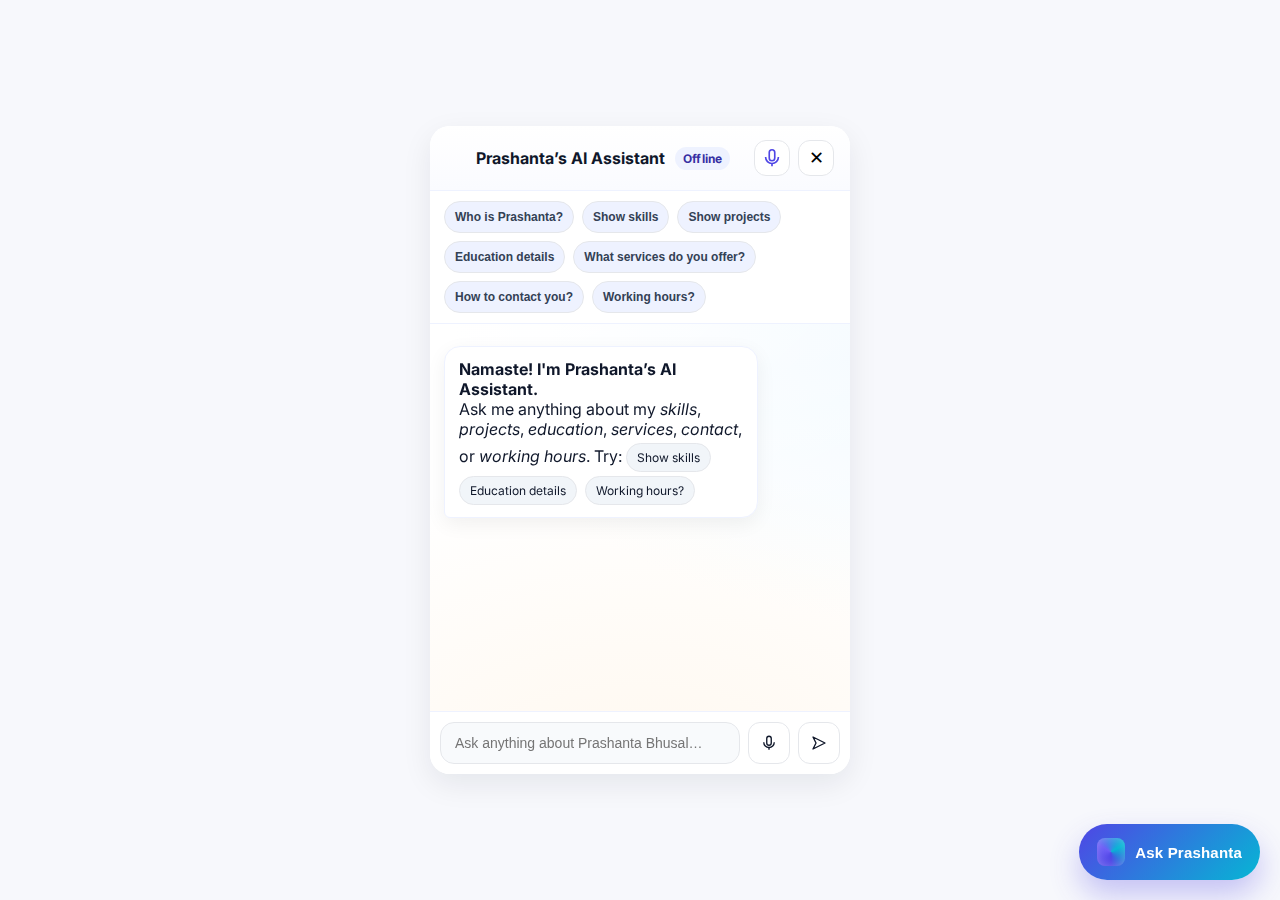
<file: aibot.html>
<!DOCTYPE html>
<html lang="en">
<head>
<meta charset="UTF-8" />
<meta name="viewport" content="width=device-width, initial-scale=1.0"/>
<title>Mister Bhusal – AI Assistant</title>
<link href="https://fonts.googleapis.com/css2?family=Inter:wght@400;600;700&display=swap" rel="stylesheet">
<style>
  :root{
    --bg:#f7f8fc;
    --card:#ffffff;
    --muted:#6b7280;
    --primary:#4f46e5;
    --primary-2:#6d5ef6;
    --accent:#06b6d4;
    --shadow:0 10px 30px rgba(15, 23, 42, 0.08);
    --ring:0 0 0 3px rgba(79,70,229,.15);
  }
  *{box-sizing:border-box}
  body{margin:0;background:var(--bg);font-family:'Inter',system-ui,Segoe UI,Roboto,Helvetica,Arial,sans-serif;color:#0f172a}

  /* Floating button */
  .ai-fab{
    position:fixed;right:20px;bottom:20px;z-index:9999;
    display:flex;align-items:center;gap:10px;
    border:none;cursor:pointer;padding:14px 18px;border-radius:999px;
    color:#fff;font-weight:700;font-size:15px;letter-spacing:.2px;
    background:linear-gradient(135deg,var(--primary),var(--accent));
    box-shadow:0 15px 30px rgba(79,70,229,.3);
    transition:transform .2s ease, box-shadow .2s ease;
  }
  .ai-fab:hover{ transform:translateY(-2px); box-shadow:0 20px 40px rgba(79,70,229,.35); }
  .ai-fab .logo{
    width:28px;height:28px;border-radius:8px;
    background:conic-gradient(from 180deg at 50% 50%, var(--primary), var(--primary-2), var(--accent), var(--primary));
    box-shadow:inset 0 0 10px rgba(255,255,255,.25);
  }

  /* Modal */
  .ai-overlay{ display:none; position:fixed; inset:0; background:rgba(15,23,42,.28); backdrop-filter: blur(6px); z-index:9998; }
  .ai-modal{
    position:fixed; inset:auto; left:50%; top:50%; transform:translate(-50%, -50%);
    width:420px; max-width:92vw; height:72vh; max-height:90vh;
    background:var(--card); border-radius:20px; box-shadow:var(--shadow);
    display:flex; flex-direction:column; overflow:hidden; z-index:10000;
  }

  /* Header */
  .ai-header{
    position:relative;
    padding:14px 16px;
    background:linear-gradient(180deg,#ffffff 0%, #fafbff 100%);
    border-bottom:1px solid #eef2ff; display:flex;align-items:center;justify-content:space-between;
    cursor:grab;
  }
  .ai-title{display:flex;align-items:center;gap:10px;font-weight:700}
  .ai-title .badge{
    font-size:12px;padding:4px 8px;border-radius:999px;
    background:#eef2ff;color:#3730a3;font-weight:700;letter-spacing:.2px;
  }
  .ai-actions{display:flex;align-items:center;gap:8px}
  .ai-icon-btn{
    width:36px;height:36px;border-radius:12px;border:1px solid #e5e7eb;background:#fff;
    display:grid;place-items:center;cursor:pointer;transition:transform .15s ease, box-shadow .15s ease, border .15s ease;
  }
  .ai-icon-btn:hover{ transform:translateY(-1px); box-shadow:var(--ring); }
  .ai-close{font-size:18px;line-height:0}

  /* Body */
  .ai-suggestions{
    display:flex; flex-wrap:wrap; gap:8px; padding:10px 14px; border-bottom:1px solid #eef2ff; background:#fff;
  }
  .chip{
    font-size:12px; font-weight:600; color:#334155; background:#eef2ff;
    border:1px solid #e5e7eb; padding:8px 10px; border-radius:999px; cursor:pointer;
    transition:all .15s ease;
  }
  .chip:hover{ background:#e0e7ff; transform:translateY(-1px); }

  .ai-chat{ flex:1; padding:14px; overflow:auto; background:
    radial-gradient(1200px 600px at -10% -20%, #ffffff 0%, rgba(255,255,255,0) 60%),
    radial-gradient(800px 500px at 120% 0%, #f0f9ff 0%, rgba(255,255,255,0) 60%),
    radial-gradient(900px 600px at 50% 130%, #fff7ed 0%, rgba(255,255,255,0) 60%); }
  .msg{ max-width:80%; padding:12px 14px; border-radius:16px; margin:8px 0; position:relative;
        box-shadow:0 6px 20px rgba(2,6,23,.06); animation:slideIn .18s ease both; }
  .user{ margin-left:auto; background:linear-gradient(135deg,#4f46e5,#06b6d4); color:#fff; border-bottom-right-radius:6px; }
  .bot{  margin-right:auto; background:#fff; border:1px solid #eef2ff; color:#0f172a; border-bottom-left-radius:6px;}
  @keyframes slideIn{ from{transform:translateY(6px);opacity:.0} to{transform:translateY(0);opacity:1} }

  .typing{display:flex;align-items:center;gap:6px;margin:8px 0;color:#475569}
  .dot{width:8px;height:8px;border-radius:50%;background:#a5b4fc;animation:bounce 1.2s infinite}
  .dot:nth-child(2){animation-delay:.15s}.dot:nth-child(3){animation-delay:.3s}
  @keyframes bounce{0%,80%,100%{transform:scale(0)}40%{transform:scale(1)}}

  /* Cards */
  .card{
    background:#ffffff; border:1px solid #eef2ff; border-radius:16px; padding:12px; margin-top:8px;
    box-shadow:var(--shadow); transition:transform .2s ease;
  }
  .card:hover{ transform:translateY(-2px) }
  .grid{ display:grid; gap:10px }
  .grid.cols-2{ grid-template-columns:1fr 1fr }
  .grid.cols-3{ grid-template-columns:repeat(3,1fr) }
  .tag{ font-size:12px; padding:6px 10px; border-radius:999px; background:#f1f5f9; border:1px solid #e5e7eb; display:inline-block; margin:4px 4px 0 0 }

  /* Footer / input */
  .ai-input{
    display:flex;align-items:center;gap:8px;padding:10px;border-top:1px solid #eef2ff;background:#fff;
  }
  .textfield{
    flex:1; background:#f8fafc; border:1px solid #e5e7eb; padding:12px 14px;border-radius:14px; outline:none;
    font-size:14px; transition:border .15s ease, box-shadow .15s ease;
  }
  .textfield:focus{ border-color:#c7d2fe; box-shadow:var(--ring); }
  .send, .mic{
    width:42px;height:42px;border-radius:12px;border:1px solid #e5e7eb;background:#fff;display:grid;place-items:center;cursor:pointer;
    transition:transform .15s ease, box-shadow .15s ease, border .15s ease;
  }
  .send:hover, .mic:hover{ transform:translateY(-1px); box-shadow:var(--ring) }
  .send svg, .mic svg{ width:18px;height:18px }

  /* Mobile tweaks */
  @media (max-width:520px){
    .ai-modal{ height:80vh }
    .msg{ max-width:90% }
  }
</style>
</head>
<body>

<!-- Floating AI button -->
<button class="ai-fab" id="aiFab">
  <span class="logo"></span>
  Ask Prashanta
</button>

<!-- Overlay + Modal -->
<div class="ai-overlay" id="aiOverlay"></div>
<div class="ai-modal" id="aiModal" role="dialog" aria-label="AI Assistant">
  <div class="ai-header" id="dragHandle">
    <div class="ai-title">
      <span class="logo" style="width:20px;height:20px;border-radius:6px"></span>
      <span>Prashanta’s AI Assistant</span>
      <span class="badge">Offline</span>
    </div>
    <div class="ai-actions">
      <button class="ai-icon-btn" id="voiceToggle" title="Toggle Voice"><svg viewBox="0 0 24 24" fill="none"><path d="M12 3a3 3 0 0 0-3 3v6a3 3 0 1 0 6 0V6a3 3 0 0 0-3-3Z" stroke="#4f46e5" stroke-width="1.8"/><path d="M19 11a7 7 0 1 1-14 0" stroke="#4f46e5" stroke-width="1.8"/><path d="M12 18v3" stroke="#4f46e5" stroke-width="1.8"/></svg></button>
      <button class="ai-icon-btn ai-close" id="aiClose" title="Close">✕</button>
    </div>
  </div>

  <div class="ai-suggestions" id="suggestions"></div>

  <div class="ai-chat" id="chat"></div>

  <div class="ai-input">
    <input class="textfield" id="input" placeholder="Ask anything about Prashanta Bhusal…" />
    <button class="mic" id="micBtn" title="Voice input">
      <svg viewBox="0 0 24 24" fill="none"><path d="M12 3a3 3 0 0 0-3 3v6a3 3 0 1 0 6 0V6a3 3 0 0 0-3-3Z" stroke="#0f172a" stroke-width="1.8"/><path d="M19 11a7 7 0 1 1-14 0" stroke="#0f172a" stroke-width="1.8"/><path d="M12 18v3" stroke="#0f172a" stroke-width="1.8"/></svg>
    </button>
    <button class="send" id="sendBtn" title="Send">
      <svg viewBox="0 0 24 24" fill="none"><path d="m4 4 16 8-16 8 4-8-4-8z" stroke="#0f172a" stroke-width="1.8" stroke-linejoin="round"/></svg>
    </button>
  </div>
</div>

<script>
/* ---------- UI wiring ---------- */
const fab = document.getElementById('aiFab');
const overlay = document.getElementById('aiOverlay');
const modal = document.getElementById('aiModal');
const closeBtn = document.getElementById('aiClose');
const chat = document.getElementById('chat');
const input = document.getElementById('input');
const sendBtn = document.getElementById('sendBtn');
const micBtn = document.getElementById('micBtn');
const voiceToggle = document.getElementById('voiceToggle');
const suggestionsWrap = document.getElementById('suggestions');

const openModal = () => { overlay.style.display='block'; modal.style.display='flex'; input.focus(); };
const closeModal = () => { overlay.style.display='none'; modal.style.display='none'; };
fab.onclick = openModal; overlay.onclick = closeModal; closeBtn.onclick = closeModal;

/* Drag support */
(() => {
  const handle = document.getElementById('dragHandle');
  let isDrag=false, sx=0, sy=0, ox=0, oy=0;
  handle.addEventListener('mousedown', (e)=>{ isDrag=true; sx=e.clientX; sy=e.clientY; const r=modal.getBoundingClientRect(); ox=r.left; oy=r.top; handle.style.cursor='grabbing'; });
  document.addEventListener('mousemove', (e)=>{ if(!isDrag) return; const dx=e.clientX-sx, dy=e.clientY-sy; modal.style.left=(ox+dx)+'px'; modal.style.top=(oy+dy)+'px'; modal.style.transform='translate(0,0)'; modal.style.right='auto'; modal.style.bottom='auto'; });
  document.addEventListener('mouseup', ()=>{ isDrag=false; handle.style.cursor='grab'; });
})();

/* ---------- Knowledge Base ---------- */
const KB = {
  about: [
    "Hello! I'm Prashanta Bhusal, a passionate and innovative developer dedicated to crafting modern digital experiences.",
    "I specialize in web design, graphics, and AI-based solutions.",
    "I love clean code and creative visuals, bringing ideas to life with precision and flair.",
    "Active member of Hack Club Butwal — learning, contributing, and growing with a vibrant tech community.",
    "I build modern and impactful digital experiences."
  ],
  education: [
    "Hansapur Public English Boarding School — Nursery to Grade 8 (2070 BS – 2080 BS).",
    "Active in AI & IT; Class Captain (Grade 7 & 8); Completed Grade 8 with Best Result.",
    "Kalika Manavgyan Secondary School — Grade 9–10, specialization: Computer Engineering.",
    "Learning DBMS, Web Development, AI basics.",
    "Treasurer of Hack Club Butwal; Participated in Tech Fairs."
  ],
  projects: [
    { title:"Logo Designs", desc:"Clean, memorable brand marks and visual identity packs." },
    { title:"Marketing Banners", desc:"High-converting banner sets for campaigns and social." },
    { title:"Presentations", desc:"Professional, story-driven presentations for education/business." },
    { title:"Business Cards", desc:"Minimal and premium visiting cards with print-ready files." },
    { title:"Flyers", desc:"Eye-catching promo flyers for events and brands." },
    { title:"Certificates", desc:"Elegant certificates with proper layout and typography." },
  ],
  skills: {
    "Graphic Designing":[
      "Visual communication, composition, and clarity.",
      "Tools: Canva, Photoshop, Figma, Adobe Illustrator.",
      "Branding & Logo Design, Color Theory"
    ],
    "Web Development":[
      "Modern, responsive websites with clean code.",
      "HTML5 & CSS3, JavaScript (ES6+), Git & GitHub, Responsive Design"
    ],
    "Presentation Making":[
      "Education & business presentations.",
      "Microsoft PowerPoint, Google Slides, Canva, Slide Design Principles, Data Visualization"
    ],
    "AI & Automation":[
      "Leverage AI tools & automation for productivity.",
      "ChatGPT & GPT APIs (concepts), Data Analysis"
    ],
    "Programming":[
      "Problem solving & building apps.",
      "JavaScript, OOP, Data Structures & Algorithms, Version Control (Git), Debugging & Testing"
    ],
    "Communication & Teamwork":[
      "Interpersonal collaboration skills.",
      "Active Listening, Presentation Skills, Conflict Resolution, Collaboration Tools, Remote Team Coordination"
    ]
  },
  services: [
    "Web Design & Development",
    "Graphics & Branding (Logos, Banners, Flyers, Cards, Certificates)",
    "Presentation Design",
    "AI-Automation Consulting",
    "Front-end Prototyping (Figma → Code)"
  ],
  contact: {
    email: "www.prashantabhusal@gmail.com",
    phone: "+977 9766654639",
    location: "Malarani-07, Arghakhanchi, Nepal",
    linkedin: "linkedin.com/in/prashantabhusal",
    website: "misterbhusal.vercel.app",
    hours: [
      "Mon–Fri: 4:00 AM – 7:00 AM & 8:00 PM – 10:00 PM",
      "Sat: 10:00 AM – 3:00 PM",
      "Sun: Closed"
    ]
  }
};

/* Flattened corpus for fuzzy search */
const CORPUS = [
  ...KB.about,
  ...KB.education,
  ...KB.projects.map(p => `${p.title}: ${p.desc}`),
  ...Object.entries(KB.skills).flatMap(([k, arr])=>[k, ...arr]),
  ...KB.services,
  `Email: ${KB.contact.email}`,
  `Phone: ${KB.contact.phone}`,
  `LinkedIn: ${KB.contact.linkedin}`,
  `Location: ${KB.contact.location}`,
  `Website: ${KB.contact.website}`,
  ...KB.contact.hours.map(h=>`Hours: ${h}`)
];

/* ---------- Suggestion Chips ---------- */
const baseSuggestions = [
  "Who is Prashanta?",
  "Show skills",
  "Show projects",
  "Education details",
  "What services do you offer?",
  "How to contact you?",
  "Working hours?"
];
function renderSuggestions(list=baseSuggestions){
  suggestionsWrap.innerHTML='';
  list.forEach(txt=>{
    const chip=document.createElement('button');
    chip.className='chip';
    chip.innerText=txt;
    chip.onclick=()=>sendUser(txt);
    suggestionsWrap.appendChild(chip);
  });
}
renderSuggestions();

/* ---------- Chat Helpers ---------- */
function addMsg(text, who='bot', asHTML=false){
  const div=document.createElement('div');
  div.className=`msg ${who}`;
  if(asHTML) div.innerHTML=text; else div.textContent=text;
  chat.appendChild(div);
  chat.scrollTop = chat.scrollHeight;
}
function addTyping(){
  const row=document.createElement('div');
  row.className='typing';
  row.innerHTML='<div class="dot"></div><div class="dot"></div><div class="dot"></div>';
  chat.appendChild(row);
  chat.scrollTop = chat.scrollHeight;
  return ()=>row.remove();
}

/* ---------- Intent Detection & Answer Builders ---------- */
const kw = (s, arr)=>arr.some(k=>s.includes(k));
function htmlList(items){ return `<div class="grid">${items.map(i=>`<div class="card">${i}</div>`).join('')}</div>`; }
function htmlTags(items){ return items.map(i=>`<span class="tag">${i}</span>`).join(''); }

function answerAbout(){
  return `<div class="card"><strong>About Prashanta</strong><div style="margin-top:6px;color:#374151">
    ${KB.about.map(p=>`<p style="margin:6px 0">${p}</p>`).join('')}
  </div></div>`;
}
function answerSkills(){
  const sections = Object.entries(KB.skills).map(([title, lines])=>`
    <div class="card">
      <strong>${title}</strong>
      <div style="margin-top:6px;color:#374151">
        ${lines.map(l=>`<p style="margin:6px 0">${l}</p>`).join('')}
      </div>
    </div>
  `);
  return `<div class="grid">${sections.join('')}</div>`;
}
function answerProjects(){
  const cards = KB.projects.map(p=>`
    <div class="card">
      <strong>${p.title}</strong>
      <p style="margin:6px 0;color:#374151">${p.desc}</p>
    </div>
  `);
  return `<div class="grid">${cards.join('')}</div>`;
}
function answerEducation(){
  return `<div class="card"><strong>Education</strong>
    <div style="margin-top:6px;color:#374151">
      ${KB.education.map(e=>`<p style="margin:6px 0">${e}</p>`).join('')}
    </div>
  </div>`;
}
function answerServices(){
  return `<div class="card"><strong>Services</strong><div style="margin-top:8px">${htmlTags(KB.services)}</div></div>`;
}
function answerContact(){
  const c = KB.contact;
  return `<div class="grid">
    <div class="card"><strong>Contact</strong>
      <p style="margin:6px 0">Email: <a href="mailto:${c.email}">${c.email}</a></p>
      <p style="margin:6px 0">Phone: <a href="tel:${c.phone}">${c.phone}</a></p>
      <p style="margin:6px 0">LinkedIn: <a href="https://${c.linkedin}" target="_blank">${c.linkedin}</a></p>
      <p style="margin:6px 0">Website: <a href="https://${c.website}" target="_blank">${c.website}</a></p>
      <p style="margin:6px 0">Location: ${c.location}</p>
    </div>
    <div class="card"><strong>Working Hours</strong>
      <div style="margin-top:6px;color:#374151">
        ${c.hours.map(h=>`<p style="margin:6px 0">${h}</p>`).join('')}
      </div>
    </div>
  </div>`;
}

/* Fuzzy: token overlap */
function sim(a,b){
  const ta = a.toLowerCase().replace(/[^a-z0-9\s]/g,' ').split(/\s+/).filter(Boolean);
  const tb = b.toLowerCase().replace(/[^a-z0-9\s]/g,' ').split(/\s+/).filter(Boolean);
  const setA = new Set(ta), setB = new Set(tb);
  let inter = 0; setA.forEach(t=>{ if(setB.has(t)) inter++; });
  const jacc = inter / Math.max(1, setA.size + setB.size - inter);
  return jacc;
}
function bestCorpus(q){
  let best = {s:'',score:0};
  CORPUS.forEach(s=>{
    const score = sim(q, s);
    if(score>best.score) best={s,score};
  });
  return best.score>=0.18 ? best.s : null;
}

function route(q){
  const s = q.toLowerCase();
  if(kw(s, ['who are you','who is prashanta','about','bio','yourself'])) return {html:answerAbout()};
  if(kw(s, ['skill','skills','stack','tech','tools'])) return {html:answerSkills()};
  if(kw(s, ['project','work','portfolio','examples'])) return {html:answerProjects()};
  if(kw(s, ['educat','school','grade','study'])) return {html:answerEducation()};
  if(kw(s, ['service','offer','what do you do','can you do'])) return {html:answerServices()};
  if(kw(s, ['contact','email','phone','linkedin','website','location','address','hours','time','schedule'])) return {html:answerContact()};

  // Fallback to best matching sentence from your data
  const hit = bestCorpus(s);
  if(hit) return {html:`<div class="card">${hit}</div>`};

  return {html:`<div class="card">I can answer anything about Prashanta’s <strong>About, Skills, Projects, Education, Services, Contact,</strong> and <strong>Working Hours</strong>. Try: <em>“Show skills”, “Education details”, “Working hours?”</em></div>`};
}

/* ---------- Voice (TTS & STT) ---------- */
let voiceEnabled = true;
voiceToggle.onclick = ()=>{ voiceEnabled = !voiceEnabled; voiceToggle.style.boxShadow = voiceEnabled ? 'var(--ring)' : 'none'; };

function pickVoice(preferred){
  const list = window.speechSynthesis.getVoices();
  if(!list.length) return null;
  // Prefer high-quality English, then Nepali if Devanagari present
  const prefer = preferred || ['Google UK English Female','Google US English','Microsoft Aria Online (Natural) - English (United States)'];
  for(const p of prefer){
    const v = list.find(v=>v.name.includes(p));
    if(v) return v;
  }
  // Fallback to any en or ne voice
  return list.find(v=>/en-|ne-/.test(v.lang)) || list[0];
}

function speak(text){
  if(!voiceEnabled || !('speechSynthesis' in window)) return;
  const clean = text.replace(/<[^>]+>/g,' ');
  const chunks = clean.split(/(?<=[\.\?\!])\s+/g).filter(Boolean); // natural pacing
  let i=0;
  const speakNext = ()=>{
    if(i>=chunks.length) return;
    const u = new SpeechSynthesisUtterance(chunks[i]);
    const hasDevanagari = /[अ-ह]/.test(chunks[i]);
    u.voice = pickVoice(hasDevanagari ? [] : undefined);
    u.lang = hasDevanagari ? 'ne-NP' : 'en-US';
    u.rate = hasDevanagari ? 0.95 : 0.98;
    u.pitch = 1.05;
    u.volume = 1.0;
    u.onend = ()=>{ i++; speakNext(); };
    window.speechSynthesis.speak(u);
  };
  // Ensure voices loaded
  if(!window.speechSynthesis.getVoices().length){
    window.speechSynthesis.onvoiceschanged = ()=>speakNext();
  } else speakNext();
}

/* Speech-to-text (Chrome-based) */
let recognizer = null;
if('webkitSpeechRecognition' in window){
  recognizer = new webkitSpeechRecognition();
  recognizer.lang = 'ne-NP,en-US';
  recognizer.interimResults = false;
  micBtn.onclick = ()=> recognizer.start();
  recognizer.onresult = (e)=> sendUser(e.results[0][0].transcript);
} else {
  micBtn.onclick = ()=> alert('Voice input not supported in this browser.');
}

/* ---------- Send & Flow ---------- */
function sendUser(text){
  if(!text) return;
  addMsg(text, 'user');
  input.value = '';
  const stopTyping = addTyping();
  setTimeout(()=>{
    stopTyping();
    const {html} = route(text);
    addMsg(html, 'bot', true);
    speak(html);
    // Contextual suggestions
    if(/skill/i.test(text)) renderSuggestions(["Show projects","Education details","What services do you offer?","How to contact you?"]);
    else if(/project|work/i.test(text)) renderSuggestions(["Show skills","Education details","Working hours?","Contact info"]);
    else if(/educat|school/i.test(text)) renderSuggestions(["Show skills","Show projects","Contact info","Working hours?"]);
    else if(/service|offer/i.test(text)) renderSuggestions(["Show projects","Show skills","Contact info"]);
    else if(/contact|email|phone|linkedin|hours|time|schedule/i.test(text)) renderSuggestions(["Working hours?","Show services","Show projects"]);
    else renderSuggestions();
  }, 500);
}

sendBtn.onclick = ()=> sendUser(input.value.trim());
input.addEventListener('keydown', (e)=>{ if(e.key==='Enter') sendUser(input.value.trim()); });

/* ---------- Welcome Message ---------- */
setTimeout(()=>{
  addMsg(`<div><strong>Namaste! I'm Prashanta’s AI Assistant.</strong><br/>
  Ask me anything about my <em>skills</em>, <em>projects</em>, <em>education</em>, <em>services</em>, <em>contact</em>, or <em>working hours</em>.
  Try: <span class="tag">Show skills</span> <span class="tag">Education details</span> <span class="tag">Working hours?</span></div>`, 'bot', true);
  speak("Namaste! I'm Prashanta’s AI Assistant. Ask me anything about skills, projects, education, services, contact, or working hours.");
}, 300);
</script>
</body>
</html>
</file>
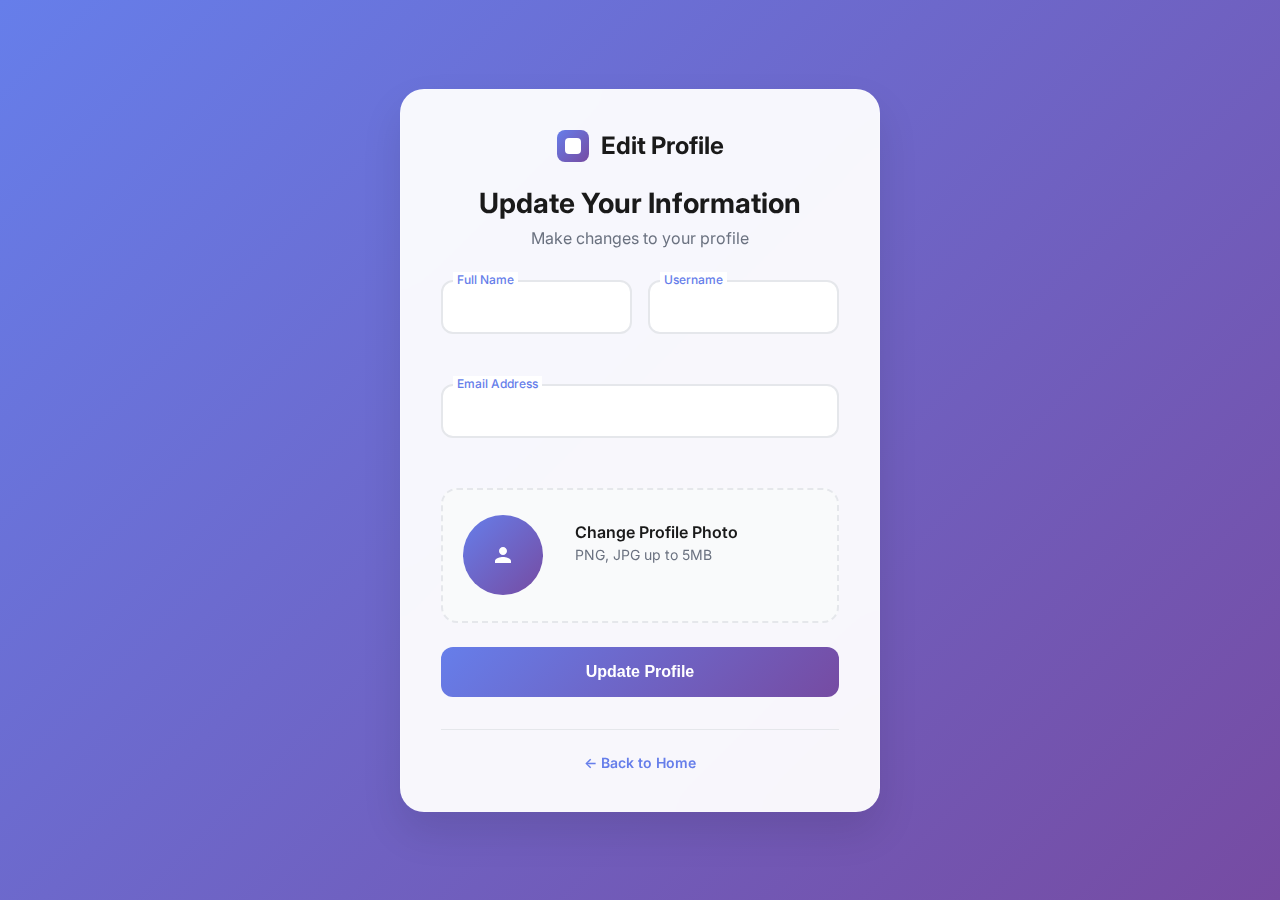
<file: edit-profile.html>
<!DOCTYPE html>
<html lang="en">
<head>
    <meta charset="UTF-8">
    <meta name="viewport" content="width=device-width, initial-scale=1.0">
    <title>Edit Profile - Mr. Bhusal</title>
    <link rel="stylesheet" href="auth-styles.css">
     <link rel="icon" href="/logopb.png" type="image/png" />
    <link href="https://fonts.googleapis.com/css2?family=Inter:wght@300;400;500;600;700&display=swap" rel="stylesheet">
</head>
<body>
    <div class="auth-container">
        <div class="auth-card">
            <div class="auth-header">
                <div class="logo">
                    <div class="logo-icon"></div>
                    <span>Edit Profile</span>
                </div>
                <h1>Update Your Information</h1>
                <p>Make changes to your profile</p>
            </div>

            <form id="editProfileForm" class="auth-form">
                <div class="form-row">
                    <div class="form-group">
                        <input type="text" id="editFullName" required>
                        <label for="editFullName">Full Name</label>
                        <div class="form-error" id="editFullNameError"></div>
                    </div>
                    <div class="form-group">
                        <input type="text" id="editUsername" required>
                        <label for="editUsername">Username</label>
                        <div class="form-error" id="editUsernameError"></div>
                    </div>
                </div>

                <div class="form-group">
                    <input type="email" id="editEmail" required>
                    <label for="editEmail">Email Address</label>
                    <div class="form-error" id="editEmailError"></div>
                </div>

                <div class="avatar-upload">
                    <div class="avatar-preview" id="editAvatarPreview">
                        <div class="avatar-placeholder">
                            <svg width="24" height="24" viewBox="0 0 24 24" fill="none">
                                <path d="M12 12c2.21 0 4-1.79 4-4s-1.79-4-4-4-4 1.79-4 4 1.79 4 4 4zm0 2c-2.67 0-8 1.34-8 4v2h16v-2c0-2.66-5.33-4-8-4z" fill="currentColor"/>
                            </svg>
                        </div>
                        <img id="editAvatarImg" style="display: none;">
                    </div>
                    <div class="avatar-upload-content">
                        <div class="avatar-upload-area" id="editAvatarUpload">
                            <span class="upload-text">Change Profile Photo</span>
                            <span class="upload-subtext">PNG, JPG up to 5MB</span>
                        </div>
                        <input type="file" id="editAvatarInput" accept="image/*" style="display: none;">
                        <div class="form-error" id="editAvatarError"></div>
                    </div>
                </div>

                <button type="submit" class="auth-button primary" id="updateBtn">
                    <span class="button-text">Update Profile</span>
                    <div class="button-loader" id="updateSpinner" style="display: none;">
                        <div class="spinner"></div>
                    </div>
                </button>
            </form>

            <div class="auth-footer">
                <p><a href="index.html">← Back to Home</a></p>
            </div>
        </div>
    </div>

    <script src="auth-script.js"></script>
    <script>
        document.addEventListener('DOMContentLoaded', () => {
            // Load current user data
            const currentUser = JSON.parse(localStorage.getItem('currentUser') || '{}');
            
            if (currentUser.fullName) {
                document.getElementById('editFullName').value = currentUser.fullName;
                document.getElementById('editUsername').value = currentUser.username || '';
                document.getElementById('editEmail').value = currentUser.email || '';
                
                if (currentUser.avatar) {
                    const avatarImg = document.getElementById('editAvatarImg');
                    const avatarPlaceholder = document.getElementById('editAvatarPreview').querySelector('.avatar-placeholder');
                    avatarImg.src = currentUser.avatar;
                    avatarImg.style.display = 'block';
                    avatarPlaceholder.style.display = 'none';
                }
            }

            // Initialize avatar upload
            const avatarUpload = document.getElementById('editAvatarUpload');
            const avatarInput = document.getElementById('editAvatarInput');
            const avatarPreview = document.getElementById('editAvatarPreview');

            avatarUpload.addEventListener('click', () => {
                avatarInput.click();
            });

            avatarInput.addEventListener('change', (e) => {
                const file = e.target.files[0];
                if (file) {
                    const reader = new FileReader();
                    reader.onload = (e) => {
                        const avatarImg = document.getElementById('editAvatarImg');
                        const avatarPlaceholder = avatarPreview.querySelector('.avatar-placeholder');
                        avatarImg.src = e.target.result;
                        avatarImg.style.display = 'block';
                        avatarPlaceholder.style.display = 'none';
                    };
                    reader.readAsDataURL(file);
                }
            });

            // Handle form submission
            document.getElementById('editProfileForm').addEventListener('submit', (e) => {
                e.preventDefault();
                
                const fullName = document.getElementById('editFullName').value.trim();
                const username = document.getElementById('editUsername').value.trim();
                const email = document.getElementById('editEmail').value.trim();
                const avatarInput = document.getElementById('editAvatarInput');
                
                const updateBtn = document.getElementById('updateBtn');
                const updateSpinner = document.getElementById('updateSpinner');
                
                updateBtn.classList.add('loading');
                updateBtn.disabled = true;
                updateSpinner.style.display = 'block';
                
                setTimeout(() => {
                    const updatedUser = {
                        ...currentUser,
                        fullName,
                        username,
                        email
                    };
                    
                    if (avatarInput.files[0]) {
                        const reader = new FileReader();
                        reader.onload = (e) => {
                            updatedUser.avatar = e.target.result;
                            saveUpdatedUser(updatedUser);
                        };
                        reader.readAsDataURL(avatarInput.files[0]);
                    } else {
                        saveUpdatedUser(updatedUser);
                    }
                    
                    function saveUpdatedUser(user) {
                        // Update localStorage
                        localStorage.setItem('currentUser', JSON.stringify(user));
                        localStorage.setItem('avatarUrl', user.avatar);
                        localStorage.setItem('userName', user.fullName);
                        localStorage.setItem('userEmail', user.email);
                        
                        // Update registered users array
                        const registeredUsers = JSON.parse(localStorage.getItem('registeredUsers') || '[]');
                        const userIndex = registeredUsers.findIndex(u => u.id === user.id);
                        if (userIndex !== -1) {
                            registeredUsers[userIndex] = user;
                            localStorage.setItem('registeredUsers', JSON.stringify(registeredUsers));
                        }
                        
                        updateBtn.classList.remove('loading');
                        updateBtn.disabled = false;
                        updateSpinner.style.display = 'none';
                        
                        // Redirect to home
                        window.location.href = 'index.html';
                    }
                }, 1000);
            });
        });
    </script>
</body>
</html>
</file>
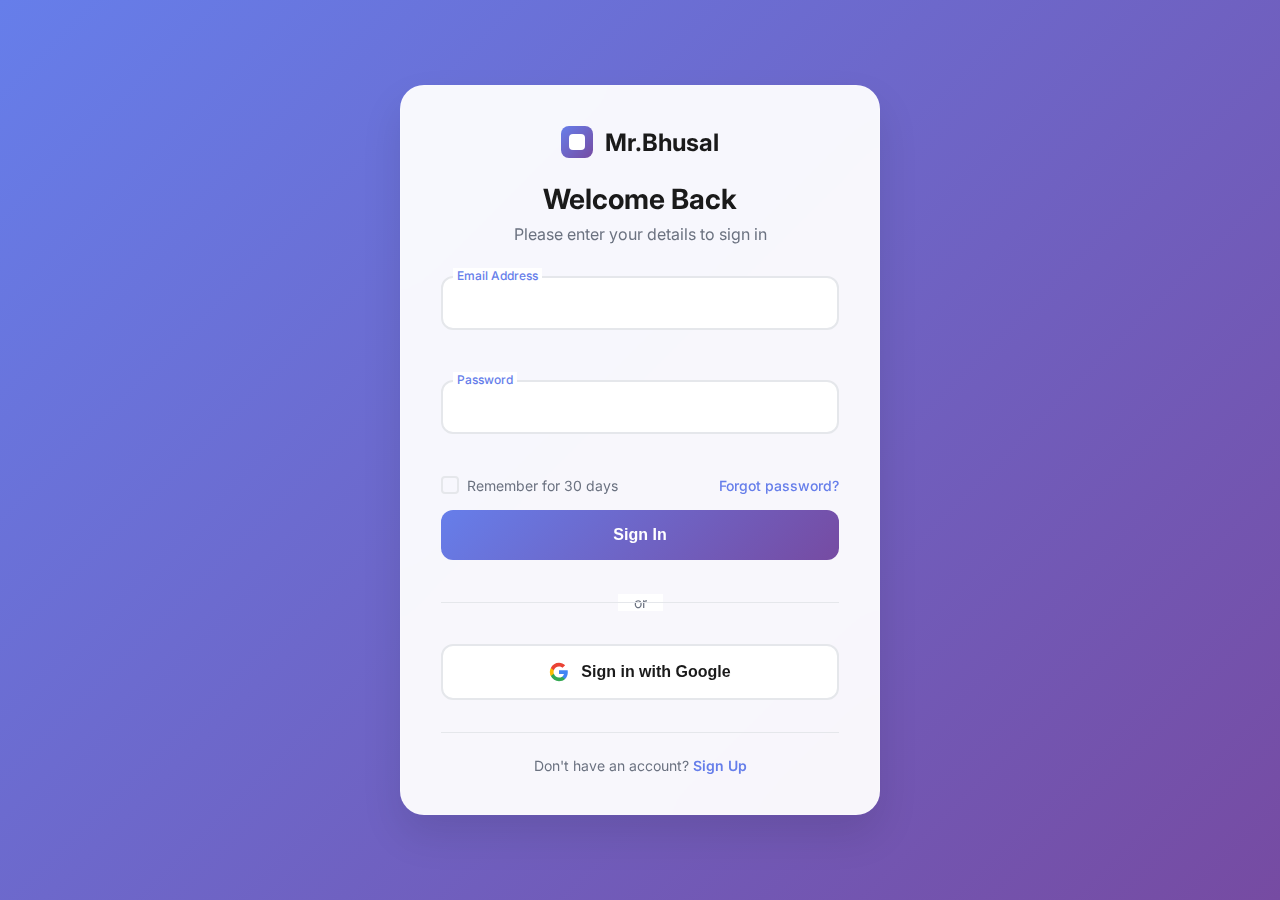
<file: login.html>
<!DOCTYPE html>
<html lang="en">
<head>
    <meta charset="UTF-8">
    <meta name="viewport" content="width=device-width, initial-scale=1.0">
    <title>Sign In - Welcome Back</title>
    <link rel="stylesheet" href="auth-styles.css">
    <link href="https://fonts.googleapis.com/css2?family=Inter:wght@300;400;500;600;700&display=swap" rel="stylesheet">
 <link rel="icon" href="/logopb.png" type="image/png" />
</head>
<body>
    <div class="auth-container">
        <div class="auth-card">
            <div class="auth-header">
                <div class="logo">
                    <div class="logo-icon"></div>
                    <span>Mr.Bhusal</span>
                </div>
                <h1>Welcome Back</h1>
                <p>Please enter your details to sign in</p>
            </div>

            <form id="loginForm" class="auth-form">
                <div class="form-group">
                    <input type="email" id="loginEmail" required>
                    <label for="loginEmail">Email Address</label>
                    <div class="form-error" id="loginEmailError"></div>
                </div>

                <div class="form-group">
                    <input type="password" id="loginPassword" required>
                    <label for="loginPassword">Password</label>
                    <div class="form-error" id="loginPasswordError"></div>
                </div>

                <div class="form-options">
                    <label class="checkbox-container">
                        <input type="checkbox" id="rememberMe">
                        <span class="checkmark"></span>
                        Remember for 30 days
                    </label>
                    <a href="#" class="forgot-password" id="forgotPasswordLink">Forgot password?</a>
                </div>

                <button type="submit" class="auth-button primary premium-button" id="loginBtn">
                    <span class="button-text">Sign In</span>
                    <div class="button-loader centered-loader" id="loginSpinner" style="display: none;">
                        <div class="spinner"></div>
                    </div>
                </button>

                <div class="divider">
                    <span>or</span>
                </div>

                <button type="button" class="auth-button google premium-google" id="googleLogin">
                    <svg width="20" height="20" viewBox="0 0 24 24">
                        <path fill="#4285F4" d="M22.56 12.25c0-.78-.07-1.53-.2-2.25H12v4.26h5.92c-.26 1.37-1.04 2.53-2.21 3.31v2.77h3.57c2.08-1.92 3.28-4.74 3.28-8.09z"/>
                        <path fill="#34A853" d="M12 23c2.97 0 5.46-.98 7.28-2.66l-3.57-2.77c-.98.66-2.23 1.06-3.71 1.06-2.86 0-5.29-1.93-6.16-4.53H2.18v2.84C3.99 20.53 7.7 23 12 23z"/>
                        <path fill="#FBBC05" d="M5.84 14.09c-.22-.66-.35-1.36-.35-2.09s.13-1.43.35-2.09V7.07H2.18C1.43 8.55 1 10.22 1 12s.43 3.45 1.18 4.93l2.85-2.22.81-.62z"/>
                        <path fill="#EA4335" d="M12 5.38c1.62 0 3.06.56 4.21 1.64l3.15-3.15C17.45 2.09 14.97 1 12 1 7.7 1 3.99 3.47 2.18 7.07l3.66 2.84c.87-2.6 3.3-4.53 6.16-4.53z"/>
                    </svg>
                    Sign in with Google
                </button>
            </form>

            <div class="auth-footer">
                <p>Don't have an account? <a href="signup.html">Sign Up</a></p>
            </div>
        </div>
    </div>

    <!-- Added forgot password modal -->
    <div id="forgotPasswordModal" class="modal" style="display: none;">
        <div class="modal-content">
            <div class="modal-header">
                <h3>Reset Password</h3>
                <span class="close" id="closeForgotModal">&times;</span>
            </div>
            <div class="modal-body">
                <p>Enter your email address and we'll send you a link to reset your password.</p>
                <div class="form-group">
                    <input type="email" id="forgotEmail" required>
                    <label for="forgotEmail">Email Address</label>
                    <div class="form-error" id="forgotEmailError"></div>
                </div>
                <button type="button" class="auth-button primary premium-button" id="sendResetBtn">
                    <span class="button-text">Send Reset Link</span>
                    <div class="button-loader centered-loader" id="resetSpinner" style="display: none;">
                        <div class="spinner"></div>
                    </div>
                </button>
            </div>
        </div>
    </div>

    <script src="auth-script.js"></script>
    <script>
        initLoginPage();
    </script>
</body>
</html>
</file>
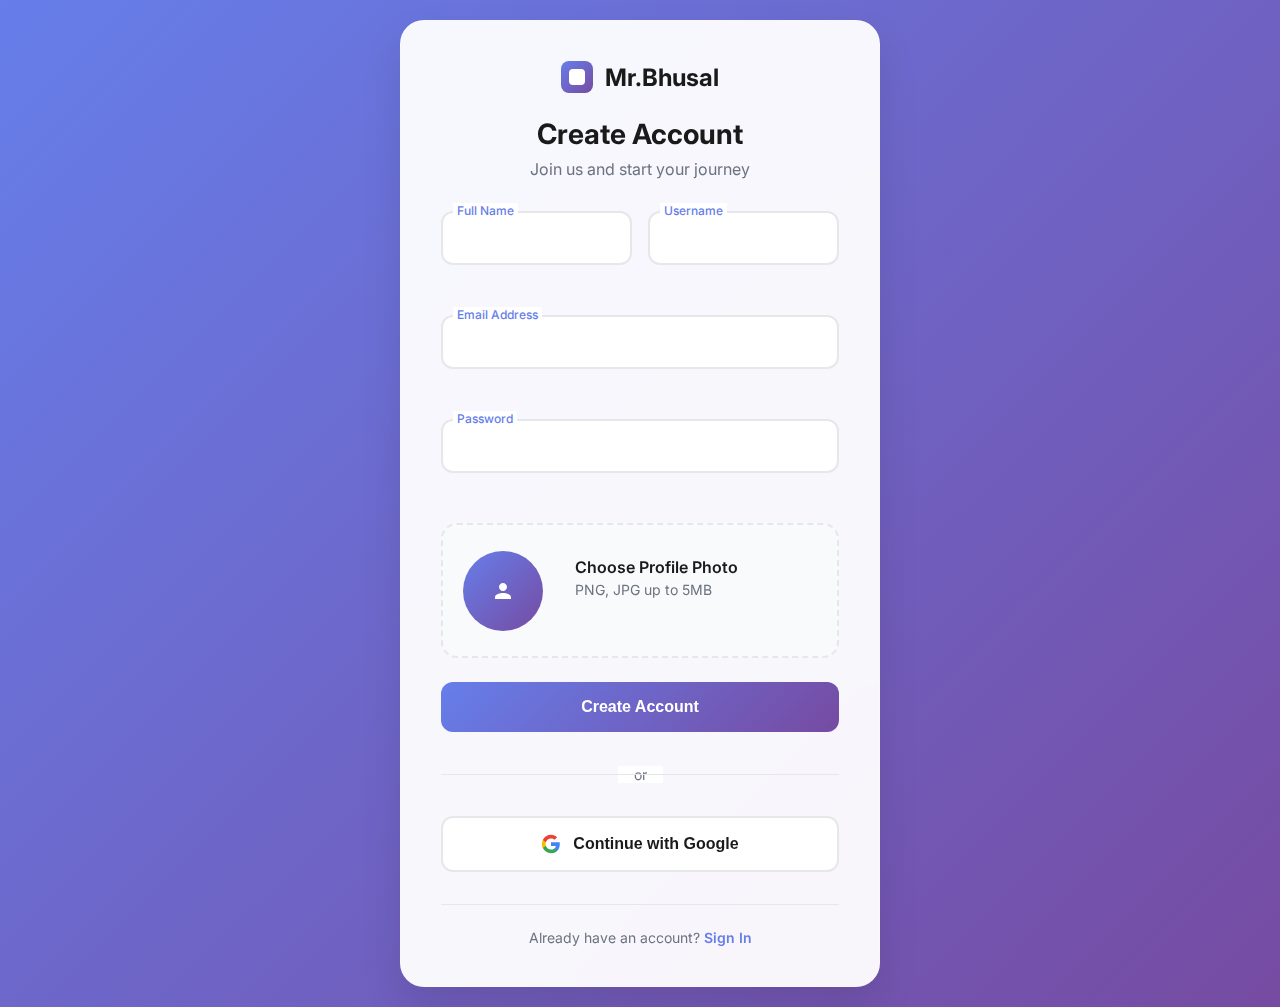
<file: signup.html>
<!DOCTYPE html>
<html lang="en">
<head>
    <meta charset="UTF-8">
    <meta name="viewport" content="width=device-width, initial-scale=1.0">
    <title>Sign Up - Create Account</title>
    <link rel="stylesheet" href="auth-styles.css">
    <link rel="icon" href="/logopb.png" type="image/png" />
    <link href="https://fonts.googleapis.com/css2?family=Inter:wght@300;400;500;600;700&display=swap" rel="stylesheet">
</head>
<body>
    <div class="auth-container">
        <div class="auth-card">
            <div class="auth-header">
                <div class="logo">
                    <div class="logo-icon"></div>
                    <span>Mr.Bhusal</span>
                </div>
                <h1>Create Account</h1>
                <p>Join us and start your journey</p>
            </div>

            <form id="signupForm" class="auth-form">
                <div class="form-row">
                    <div class="form-group">
                        <input type="text" id="fullName" required>
                        <label for="fullName">Full Name</label>
                        <div class="form-error" id="fullNameError"></div>
                    </div>
                    <div class="form-group">
                        <input type="text" id="username" required>
                        <label for="username">Username</label>
                        <div class="form-error" id="usernameError"></div>
                    </div>
                </div>

                <div class="form-group">
                    <input type="email" id="email" required>
                    <label for="email">Email Address</label>
                    <div class="form-error" id="emailError"></div>
                </div>

                <div class="form-group">
                    <input type="password" id="password" required>
                    <label for="password">Password</label>
                    <div class="form-error" id="passwordError"></div>
                </div>

                <div class="avatar-upload">
                    <div class="avatar-preview" id="avatarPreview">
                        <div class="avatar-placeholder">
                            <svg width="24" height="24" viewBox="0 0 24 24" fill="none">
                                <path d="M12 12c2.21 0 4-1.79 4-4s-1.79-4-4-4-4 1.79-4 4 1.79 4 4 4zm0 2c-2.67 0-8 1.34-8 4v2h16v-2c0-2.66-5.33-4-8-4z" fill="currentColor"/>
                            </svg>
                        </div>
                        <img id="avatarImg" style="display: none;">
                    </div>
                    <div class="avatar-upload-content">
                        <div class="avatar-upload-area" id="avatarUpload">
                            <span class="upload-text">Choose Profile Photo</span>
                            <span class="upload-subtext">PNG, JPG up to 5MB</span>
                        </div>
                        <input type="file" id="avatarInput" accept="image/*" style="display: none;">
                        <div class="form-error" id="avatarError"></div>
                    </div>
                </div>

                <button type="submit" class="auth-button primary" id="signupBtn">
                    <span class="button-text">Create Account</span>
                    <div class="button-loader" id="signupSpinner" style="display: none;">
                        <div class="spinner"></div>
                    </div>
                </button>

                <div class="divider">
                    <span>or</span>
                </div>

                <button type="button" class="auth-button google" id="googleSignup">
                    <svg width="20" height="20" viewBox="0 0 24 24">
                        <path fill="#4285F4" d="M22.56 12.25c0-.78-.07-1.53-.2-2.25H12v4.26h5.92c-.26 1.37-1.04 2.53-2.21 3.31v2.77h3.57c2.08-1.92 3.28-4.74 3.28-8.09z"/>
                        <path fill="#34A853" d="M12 23c2.97 0 5.46-.98 7.28-2.66l-3.57-2.77c-.98.66-2.23 1.06-3.71 1.06-2.86 0-5.29-1.93-6.16-4.53H2.18v2.84C3.99 20.53 7.7 23 12 23z"/>
                        <path fill="#FBBC05" d="M5.84 14.09c-.22-.66-.35-1.36-.35-2.09s.13-1.43.35-2.09V7.07H2.18C1.43 8.55 1 10.22 1 12s.43 3.45 1.18 4.93l2.85-2.22.81-.62z"/>
                        <path fill="#EA4335" d="M12 5.38c1.62 0 3.06.56 4.21 1.64l3.15-3.15C17.45 2.09 14.97 1 12 1 7.7 1 3.99 3.47 2.18 7.07l3.66 2.84c.87-2.6 3.3-4.53 6.16-4.53z"/>
                    </svg>
                    Continue with Google
                </button>
            </form>

            <div class="auth-footer">
                <p>Already have an account? <a href="login.html">Sign In</a></p>
            </div>
        </div>
    </div>

    <script src="auth-script.js"></script>
    <script>
        initializeSignupPage();
    </script>
</body>
</html>
</file>
<file: auth-styles.css>
* {
  margin: 0;
  padding: 0;
  box-sizing: border-box;
}

body {
  font-family: "Inter", -apple-system, BlinkMacSystemFont, "Segoe UI", Roboto, sans-serif;
  background: linear-gradient(135deg, #667eea 0%, #764ba2 100%);
  min-height: 100vh;
  display: flex;
  align-items: center;
  justify-content: center;
  padding: 20px;
}

.auth-container {
  width: 100%;
  max-width: 480px;
  animation: slideUp 0.6s ease-out;
}

@keyframes slideUp {
  from {
    opacity: 0;
    transform: translateY(30px);
  }
  to {
    opacity: 1;
    transform: translateY(0);
  }
}

.auth-card {
  background: rgba(255, 255, 255, 0.95);
  backdrop-filter: blur(20px);
  border-radius: 24px;
  padding: 40px;
  box-shadow: 0 20px 40px rgba(0, 0, 0, 0.1);
  border: 1px solid rgba(255, 255, 255, 0.2);
}

.auth-header {
  text-align: center;
  margin-bottom: 32px;
}

.logo {
  display: flex;
  align-items: center;
  justify-content: center;
  gap: 12px;
  margin-bottom: 24px;
}

.logo-icon {
  width: 32px;
  height: 32px;
  background: linear-gradient(135deg, #667eea, #764ba2);
  border-radius: 8px;
  position: relative;
}

.logo-icon::after {
  content: "";
  position: absolute;
  top: 50%;
  left: 50%;
  transform: translate(-50%, -50%);
  width: 16px;
  height: 16px;
  background: white;
  border-radius: 4px;
}

.logo span {
  font-size: 24px;
  font-weight: 700;
  color: #1a1a1a;
}

.auth-header h1 {
  font-size: 28px;
  font-weight: 700;
  color: #1a1a1a;
  margin-bottom: 8px;
}

.auth-header p {
  color: #6b7280;
  font-size: 16px;
}

.auth-form {
  display: flex;
  flex-direction: column;
  gap: 24px;
}

.form-row {
  display: grid;
  grid-template-columns: 1fr 1fr;
  gap: 16px;
}

.form-group {
  position: relative;
}

.form-group input {
  width: 100%;
  padding: 16px 16px 16px 16px;
  border: 2px solid #e5e7eb;
  border-radius: 12px;
  font-size: 16px;
  background: white;
  transition: all 0.3s ease;
  outline: none;
}

.form-group input:focus {
  border-color: #667eea;
  box-shadow: 0 0 0 3px rgba(102, 126, 234, 0.1), 0 0 20px rgba(102, 126, 234, 0.1);
}

.form-group input.error {
  border-color: #ef4444;
  box-shadow: 0 0 0 3px rgba(239, 68, 68, 0.1);
}

.form-group label {
  position: absolute;
  left: 16px;
  top: 16px;
  color: #6b7280;
  font-size: 16px;
  pointer-events: none;
  transition: all 0.3s ease;
  background: white;
  padding: 0 4px;
}

.form-group input:focus + label,
.form-group input:not(:placeholder-shown) + label {
  top: -8px;
  left: 12px;
  font-size: 12px;
  color: #667eea;
  font-weight: 500;
}

.form-group input.error + label {
  color: #ef4444;
}

.form-error {
  color: #ef4444;
  font-size: 14px;
  margin-top: 6px;
  min-height: 20px;
  opacity: 0;
  transform: translateY(-5px);
  transition: all 0.3s ease;
}

.form-error.show {
  opacity: 1;
  transform: translateY(0);
}

.avatar-upload {
  display: flex;
  align-items: center;
  gap: 20px;
  padding: 20px;
  border: 2px dashed #e5e7eb;
  border-radius: 16px;
  background: #f9fafb;
  transition: all 0.3s ease;
}

.avatar-upload:hover {
  border-color: #667eea;
  background: #f0f4ff;
}

.avatar-preview {
  width: 80px;
  height: 80px;
  border-radius: 50%;
  overflow: hidden;
  position: relative;
  flex-shrink: 0;
}

.avatar-placeholder {
  width: 100%;
  height: 100%;
  background: linear-gradient(135deg, #667eea, #764ba2);
  display: flex;
  align-items: center;
  justify-content: center;
  color: white;
}

.avatar-preview img {
  width: 100%;
  height: 100%;
  object-fit: cover;
}

.avatar-upload-content {
  flex: 1;
}

.avatar-upload-area {
  cursor: pointer;
  padding: 12px;
  border-radius: 8px;
  transition: all 0.3s ease;
}

.avatar-upload-area:hover {
  background: rgba(102, 126, 234, 0.1);
}

.avatar-upload-label {
  display: block;
  cursor: pointer;
}

.upload-text {
  display: block;
  font-weight: 600;
  color: #1a1a1a;
  margin-bottom: 4px;
}

.upload-subtext {
  display: block;
  font-size: 14px;
  color: #6b7280;
}

.form-options {
  display: flex;
  align-items: center;
  justify-content: space-between;
  margin: -8px 0;
}

.checkbox-container {
  display: flex;
  align-items: center;
  gap: 8px;
  cursor: pointer;
  font-size: 14px;
  color: #6b7280;
}

.checkbox-container input {
  display: none;
}

.checkmark {
  width: 18px;
  height: 18px;
  border: 2px solid #e5e7eb;
  border-radius: 4px;
  position: relative;
  transition: all 0.3s ease;
}

.checkbox-container input:checked + .checkmark {
  background: #667eea;
  border-color: #667eea;
}

.checkbox-container input:checked + .checkmark::after {
  content: "";
  position: absolute;
  left: 5px;
  top: 2px;
  width: 4px;
  height: 8px;
  border: solid white;
  border-width: 0 2px 2px 0;
  transform: rotate(45deg);
}

.forgot-password {
  color: #667eea;
  text-decoration: none;
  font-size: 14px;
  font-weight: 500;
}

.forgot-password:hover {
  text-decoration: underline;
}

.auth-button {
  width: 100%;
  padding: 16px;
  border: none;
  border-radius: 12px;
  font-size: 16px;
  font-weight: 600;
  cursor: pointer;
  transition: all 0.3s ease;
  display: flex;
  align-items: center;
  justify-content: center;
  gap: 12px;
  position: relative;
  overflow: hidden;
}

.auth-button.primary {
  background: linear-gradient(135deg, #667eea, #764ba2);
  color: white;
}

.auth-button.primary:hover {
  transform: translateY(-2px);
  box-shadow: 0 15px 35px rgba(102, 126, 234, 0.4);
}

.auth-button.google {
  background: white;
  border: 2px solid #e5e7eb;
  color: #1a1a1a;
}

.auth-button.google:hover {
  background: #f9fafb;
  border-color: #667eea;
  transform: translateY(-1px);
  box-shadow: 0 10px 25px rgba(0, 0, 0, 0.1);
}

.auth-button.loading {
  pointer-events: none;
}

.auth-button.loading .button-text {
  opacity: 0;
}

.auth-button.loading .centered-loader {
  display: flex;
}

.button-loader {
  position: absolute;
  inset: 0;
  display: flex;
  align-items: center;
  justify-content: center;
  background: inherit;
}

.centered-loader {
  position: absolute;
  top: 50%;
  left: 50%;
  transform: translate(-50%, -50%);
  display: none;
}

.spinner {
  width: 20px;
  height: 20px;
  border: 2px solid rgba(255, 255, 255, 0.3);
  border-top: 2px solid white;
  border-radius: 50%;
  animation: spin 1s linear infinite;
}

@keyframes spin {
  0% {
    transform: rotate(0deg);
  }
  100% {
    transform: rotate(360deg);
  }
}

.divider {
  position: relative;
  text-align: center;
  margin: 8px 0;
}

.divider::before {
  content: "";
  position: absolute;
  top: 50%;
  left: 0;
  right: 0;
  height: 1px;
  background: #e5e7eb;
}

.divider span {
  background: rgba(255, 255, 255, 0.95);
  padding: 0 16px;
  color: #6b7280;
  font-size: 14px;
}

.auth-footer {
  text-align: center;
  margin-top: 32px;
  padding-top: 24px;
  border-top: 1px solid #e5e7eb;
}

.auth-footer p {
  color: #6b7280;
  font-size: 14px;
}

.auth-footer a {
  color: #667eea;
  text-decoration: none;
  font-weight: 600;
}

.auth-footer a:hover {
  text-decoration: underline;
}

.premium-button {
  background: linear-gradient(135deg, #667eea, #764ba2, #f093fb);
  background-size: 200% 200%;
  animation: gradientShift 3s ease infinite;
  position: relative;
  overflow: hidden;
}

.premium-button::before {
  content: "";
  position: absolute;
  top: 0;
  left: -100%;
  width: 100%;
  height: 100%;
  background: linear-gradient(90deg, transparent, rgba(255, 255, 255, 0.2), transparent);
  transition: left 0.5s;
}

.premium-button:hover::before {
  left: 100%;
}

.premium-google {
  border: 2px solid transparent;
  background: linear-gradient(white, white) padding-box, linear-gradient(135deg, #667eea, #764ba2) border-box;
  position: relative;
  overflow: hidden;
}

.premium-google::before {
  content: "";
  position: absolute;
  top: 0;
  left: -100%;
  width: 100%;
  height: 100%;
  background: linear-gradient(90deg, transparent, rgba(102, 126, 234, 0.1), transparent);
  transition: left 0.5s;
}

.premium-google:hover::before {
  left: 100%;
}

@keyframes gradientShift {
  0% {
    background-position: 0% 50%;
  }
  50% {
    background-position: 100% 50%;
  }
  100% {
    background-position: 0% 50%;
  }
}

.modal {
  position: fixed;
  z-index: 1000;
  left: 0;
  top: 0;
  width: 100%;
  height: 100%;
  background-color: rgba(0, 0, 0, 0.5);
  backdrop-filter: blur(5px);
  display: flex;
  align-items: center;
  justify-content: center;
  animation: fadeIn 0.3s ease;
}

.modal-content {
  background: rgba(255, 255, 255, 0.95);
  backdrop-filter: blur(20px);
  border-radius: 20px;
  padding: 30px;
  width: 90%;
  max-width: 400px;
  box-shadow: 0 20px 40px rgba(0, 0, 0, 0.2);
  border: 1px solid rgba(255, 255, 255, 0.2);
  animation: slideUp 0.3s ease;
}

.modal-header {
  display: flex;
  justify-content: space-between;
  align-items: center;
  margin-bottom: 20px;
}

.modal-header h3 {
  font-size: 24px;
  font-weight: 700;
  color: #1a1a1a;
  margin: 0;
}

.close {
  color: #6b7280;
  font-size: 28px;
  font-weight: bold;
  cursor: pointer;
  transition: color 0.3s ease;
}

.close:hover {
  color: #ef4444;
}

.modal-body p {
  color: #6b7280;
  margin-bottom: 20px;
  line-height: 1.5;
}

@keyframes fadeIn {
  from {
    opacity: 0;
  }
  to {
    opacity: 1;
  }
}

@media (max-width: 640px) {
  .auth-card {
    padding: 24px;
    margin: 10px;
  }

  .form-row {
    grid-template-columns: 1fr;
    gap: 24px;
  }

  .avatar-upload {
    flex-direction: column;
    text-align: center;
    gap: 16px;
  }

  .form-options {
    flex-direction: column;
    gap: 16px;
    align-items: flex-start;
  }

  .modal-content {
    margin: 20px;
    padding: 20px;
  }
}
</file>
